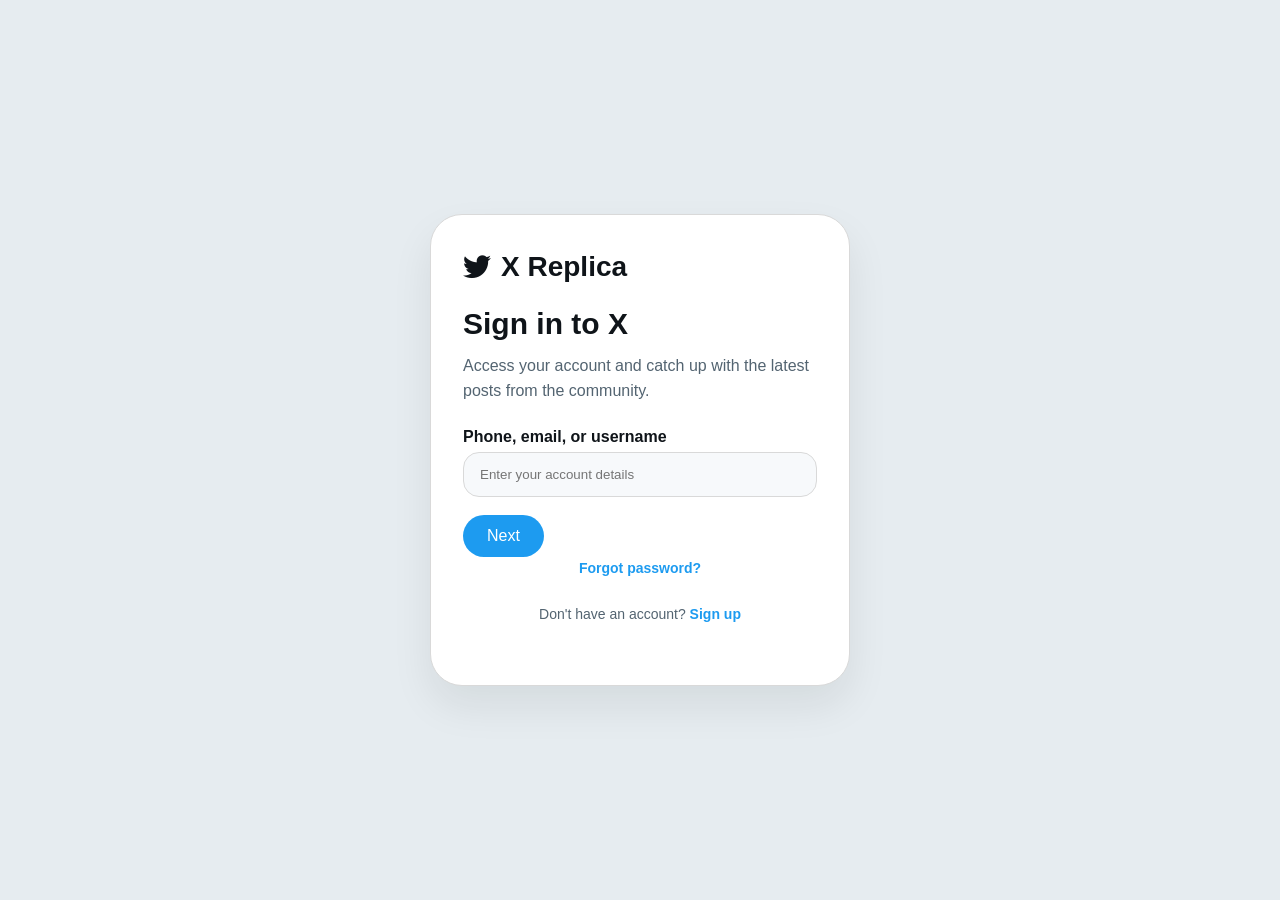
<file: index.html>
<!DOCTYPE html>
<html lang="en">
<head>
    <meta charset="UTF-8">
    <meta http-equiv="refresh" content="0; url=xtwitter.html">
    <meta name="viewport" content="width=device-width, initial-scale=1.0">
    <title>Redirecting to X Replica</title>
</head>
<body>
    <p>Redirecting to <a href="xtwitter.html">X Replica login</a>…</p>
</body>
</html>
</file>
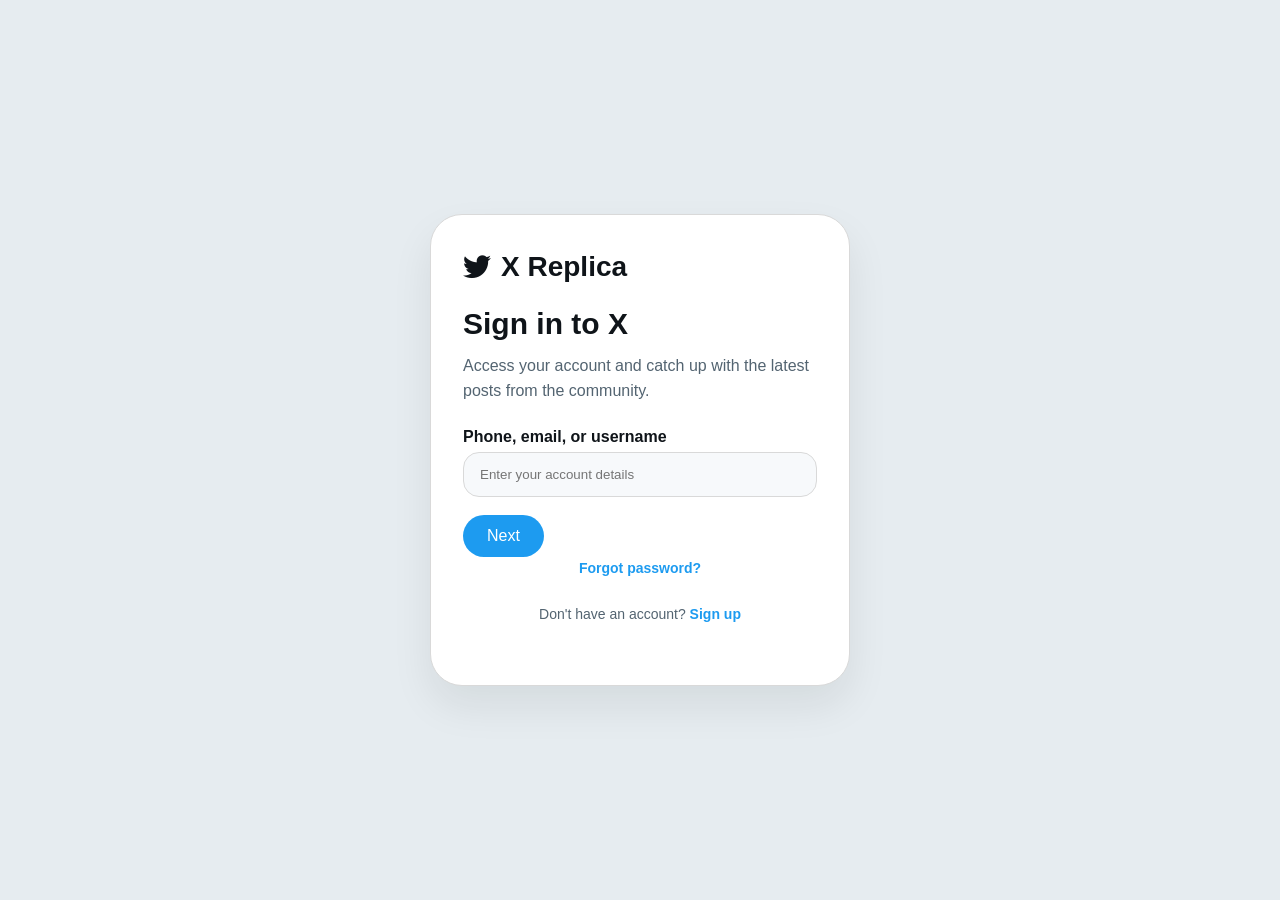
<file: explore.html>
<!DOCTYPE html>
<html lang="en">
<head>
    <meta charset="UTF-8">
    <meta name="viewport" content="width=device-width, initial-scale=1.0">
    <title>Explore - X Replica</title>
    <link rel="stylesheet" href="https://cdnjs.cloudflare.com/ajax/libs/font-awesome/6.5.1/css/all.min.css">
    <link rel="stylesheet" href="twitter.css">
    <script src="app.js" defer></script>
</head>
<body data-page="explore">
    <div class="page-shell">
        <aside class="sidebar">
            <a class="brand" href="welcome.html">
                <i class="fab fa-twitter"></i>
                X Replica
            </a>
            <ul class="sidebar-nav">
                <li><a data-page="home" href="welcome.html"><i class="fas fa-home"></i> Home</a></li>
                <li><a data-page="explore" href="explore.html"><i class="fas fa-hashtag"></i> Explore</a></li>
                <li><a data-page="notifications" href="notifications.html"><i class="fas fa-bell"></i> Notifications</a></li>
                <li><a data-page="messages" href="messages.html"><i class="fas fa-envelope"></i> Messages</a></li>
                <li><a data-page="search" href="search.html"><i class="fas fa-search"></i> Search</a></li>
                <li><a data-page="profile" href="profile.html"><i class="fas fa-user"></i> Profile</a></li>
                <li><a data-page="settings" href="settings.html"><i class="fas fa-cog"></i> Settings</a></li>
            </ul>
        </aside>

        <main class="main">
            <section class="topbar">
                <h1>Explore</h1>
                <div class="search-box">
                    <i class="fas fa-search"></i>
                    <input type="search" placeholder="Search X">
                </div>
            </section>

            <section class="card">
                <h2 class="section-title">Trending now</h2>
                <article class="topic-card">
                    <div>
                        <strong>#GlobalLaunch</strong>
                        <p>World-wide discussions about the latest product drop.</p>
                    </div>
                    <span>12.4K Tweets</span>
                </article>
                <article class="topic-card">
                    <div>
                        <strong>#SpringEvents</strong>
                        <p>See what people are talking about this season.</p>
                    </div>
                    <span>8.9K Tweets</span>
                </article>
                <article class="topic-card">
                    <div>
                        <strong>#GoodMorning</strong>
                        <p>Morning updates from around the world.</p>
                    </div>
                    <span>6.2K Tweets</span>
                </article>
                <article class="topic-card">
                    <div>
                        <strong>#TechReviews</strong>
                        <p>Latest opinions on the newest gadgets.</p>
                    </div>
                    <span>4.8K Tweets</span>
                </article>
            </section>

            <section class="card">
                <h2 class="section-title">For you</h2>
                <article class="explore-card">
                    <p>Follow conversations around trending business ideas and creator updates from experts.</p>
                </article>
                <article class="explore-card">
                    <p>Discover breaking news and community posts in one place.</p>
                </article>
            </section>
        </main>

        <aside class="right-panel">
            <div class="section">
                <h2>Who to follow</h2>
                <article class="suggestion-card">
                    <div>
                        <strong>Jane Doe</strong>
                        <p>@janedoe</p>
                    </div>
                    <button>Follow</button>
                </article>
                <article class="suggestion-card">
                    <div>
                        <strong>Web Studio</strong>
                        <p>@webstudio</p>
                    </div>
                    <button>Follow</button>
                </article>
            </div>
            <div class="section">
                <h2>Latest topics</h2>
                <article class="topic-card">
                    <div>
                        <strong>#StartupTips</strong>
                    </div>
                    <span>14.5K</span>
                </article>
                <article class="topic-card">
                    <div>
                        <strong>#DesignTrend</strong>
                    </div>
                    <span>7.2K</span>
                </article>
            </div>
        </aside>
    </div>
</body>
</html>
</file>
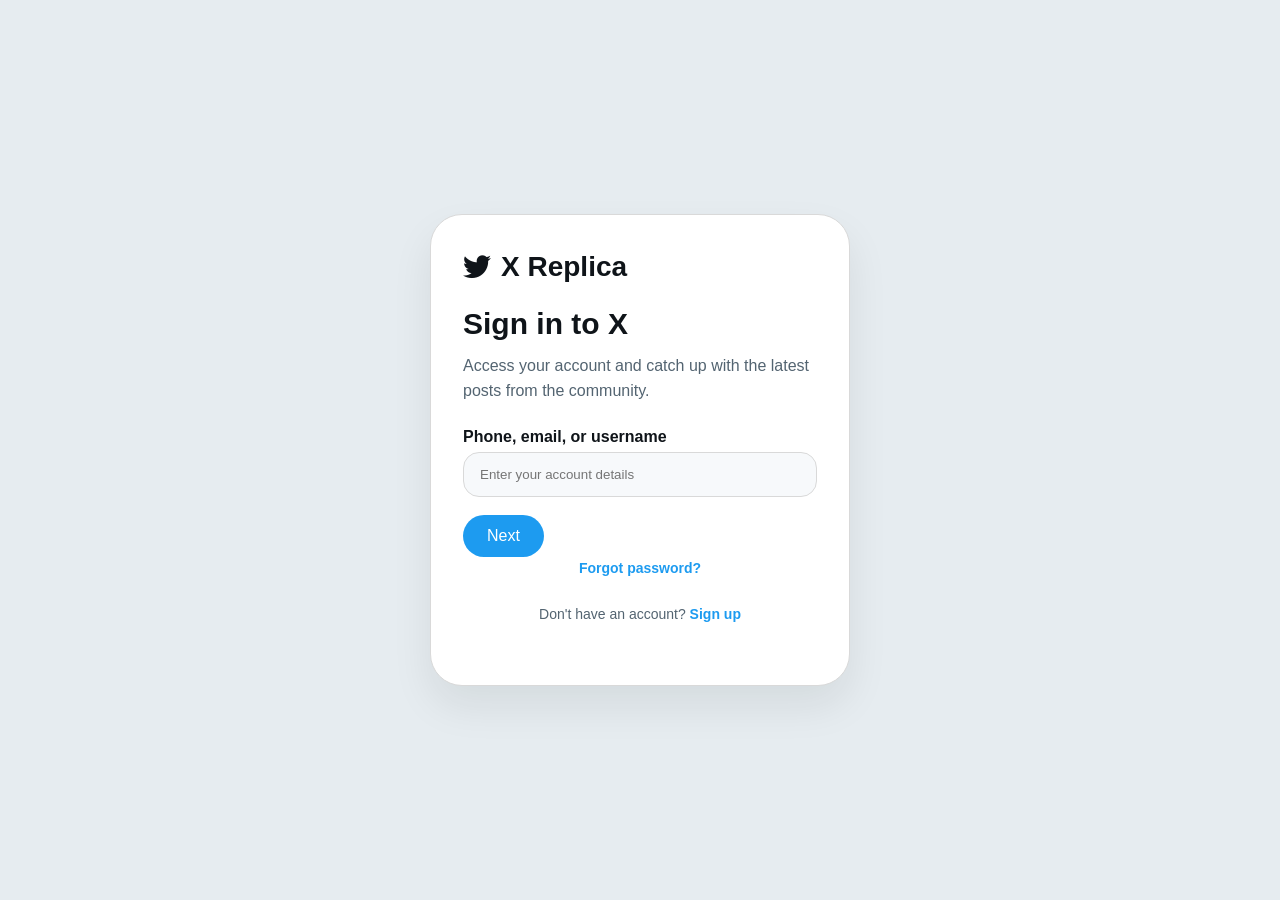
<file: follow-requests.html>
<!DOCTYPE html>
<html lang="en">
<head>
    <meta charset="UTF-8">
    <meta name="viewport" content="width=device-width, initial-scale=1.0">
    <title>Follow Requests - X Replica</title>
    <link rel="stylesheet" href="https://cdnjs.cloudflare.com/ajax/libs/font-awesome/6.5.1/css/all.min.css">
    <link rel="stylesheet" href="twitter.css">
    <script src="app.js" defer></script>
</head>
<body data-page="requests">
    <div class="page-shell">
        <aside class="sidebar">
            <a class="brand" href="welcome.html">
                <i class="fab fa-twitter"></i>
                X Replica
            </a>
            <ul class="sidebar-nav">
                <li><a data-page="home" href="welcome.html"><i class="fas fa-home"></i> Home</a></li>
                <li><a data-page="explore" href="explore.html"><i class="fas fa-hashtag"></i> Explore</a></li>
                <li><a data-page="notifications" href="notifications.html"><i class="fas fa-bell"></i> Notifications</a></li>
                <li><a data-page="messages" href="messages.html"><i class="fas fa-envelope"></i> Messages</a></li>
                <li><a data-page="search" href="search.html"><i class="fas fa-search"></i> Search</a></li>
                <li><a data-page="profile" href="profile.html"><i class="fas fa-user"></i> Profile</a></li>
                <li><a data-page="settings" href="settings.html"><i class="fas fa-cog"></i> Settings</a></li>
            </ul>
        </aside>

        <main class="main">
            <section class="topbar">
                <h1>Follow requests</h1>
            </section>

            <section class="card requests-list">
                <div class="request-item">
                    <div>
                        <strong>Amanda Lee</strong>
                        <p>@amandalee · Wants to follow you</p>
                    </div>
                    <div>
                        <button class="accept-request">Accept</button>
                        <button class="reject request-btn">Reject</button>
                    </div>
                </div>
                <div class="request-item">
                    <div>
                        <strong>Dev News</strong>
                        <p>@devnews · Wants to follow you</p>
                    </div>
                    <div>
                        <button class="accept-request">Accept</button>
                        <button class="reject request-btn">Reject</button>
                    </div>
                </div>
                <div class="request-item">
                    <div>
                        <strong>Sarah K.</strong>
                        <p>@sarahk · Wants to follow you</p>
                    </div>
                    <div>
                        <button class="accept-request">Accept</button>
                        <button class="reject request-btn">Reject</button>
                    </div>
                </div>
            </section>
        </main>

        <aside class="right-panel">
            <div class="section">
                <h2>Profile actions</h2>
                <article class="search-item">
                    <div>
                        <strong>View search</strong>
                        <p>Find people to follow directly from the search page.</p>
                    </div>
                    <a class="primary" href="search.html">Search</a>
                </article>
                <article class="search-item">
                    <div>
                        <strong>Settings</strong>
                        <p>Update account preferences and privacy settings.</p>
                    </div>
                    <a class="primary" href="settings.html">Settings</a>
                </article>
            </div>
        </aside>
    </div>
</body>
</html>
</file>
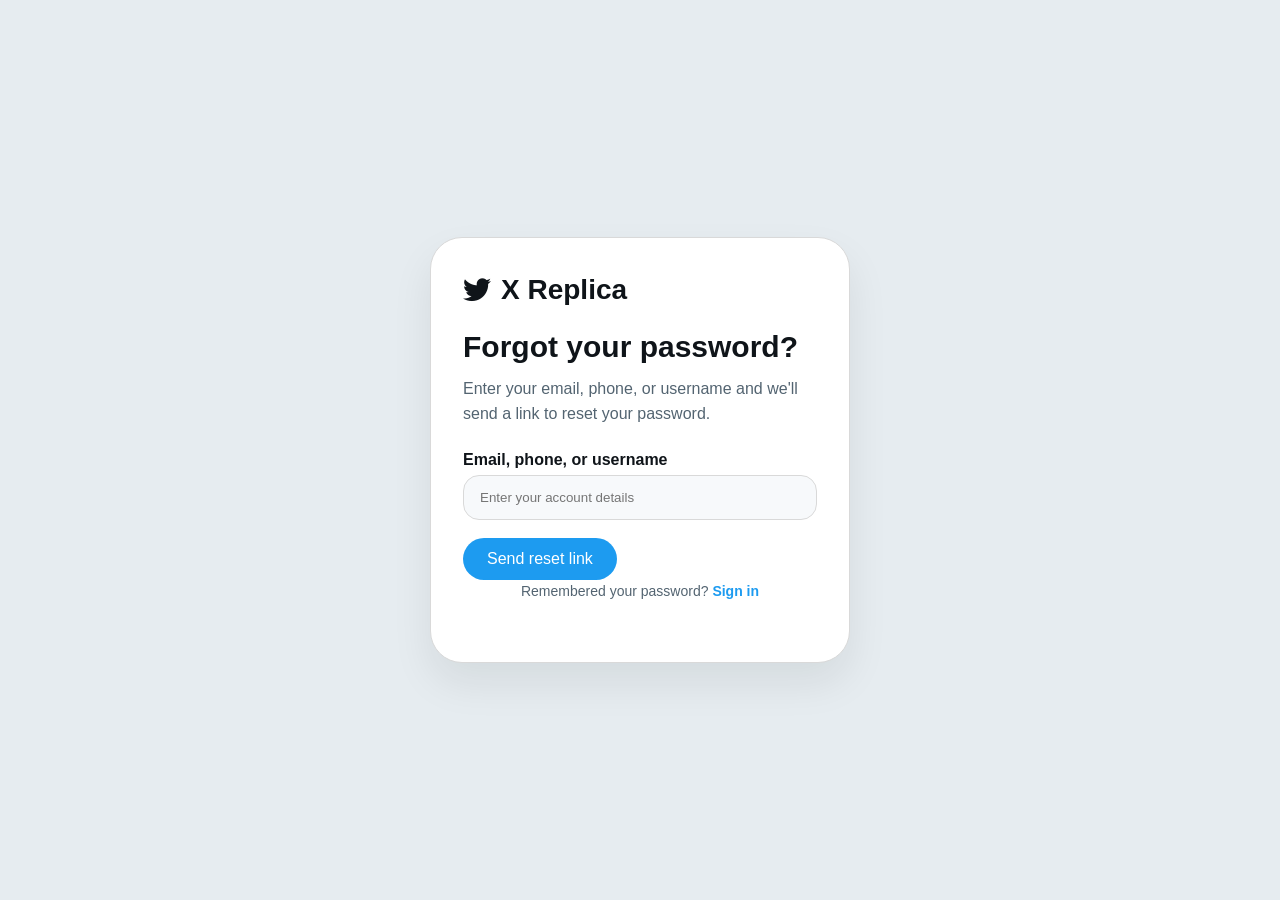
<file: forgot-password.html>
<!DOCTYPE html>
<html lang="en">
<head>
    <meta charset="UTF-8">
    <meta name="viewport" content="width=device-width, initial-scale=1.0">
    <title>Forgot Password - X Replica</title>
    <link rel="stylesheet" href="https://cdnjs.cloudflare.com/ajax/libs/font-awesome/6.5.1/css/all.min.css">
    <link rel="stylesheet" href="twitter.css">
</head>
<body class="auth-page">
    <article class="auth-card">
        <div class="auth-brand">
            <i class="fab fa-twitter"></i>
            X Replica
        </div>
        <h1>Forgot your password?</h1>
        <p>Enter your email, phone, or username and we'll send a link to reset your password.</p>
        <form id="forgot-form" action="password.html" method="post">
            <label for="recovery-input">Email, phone, or username</label>
            <input id="recovery-input" name="recovery" type="text" placeholder="Enter your account details" required>
            <button type="submit">Send reset link</button>
        </form>
        <p class="form-footer">Remembered your password? <a class="form-link" href="xtwitter.html">Sign in</a></p>
    </article>
</body>
</html>
</file>
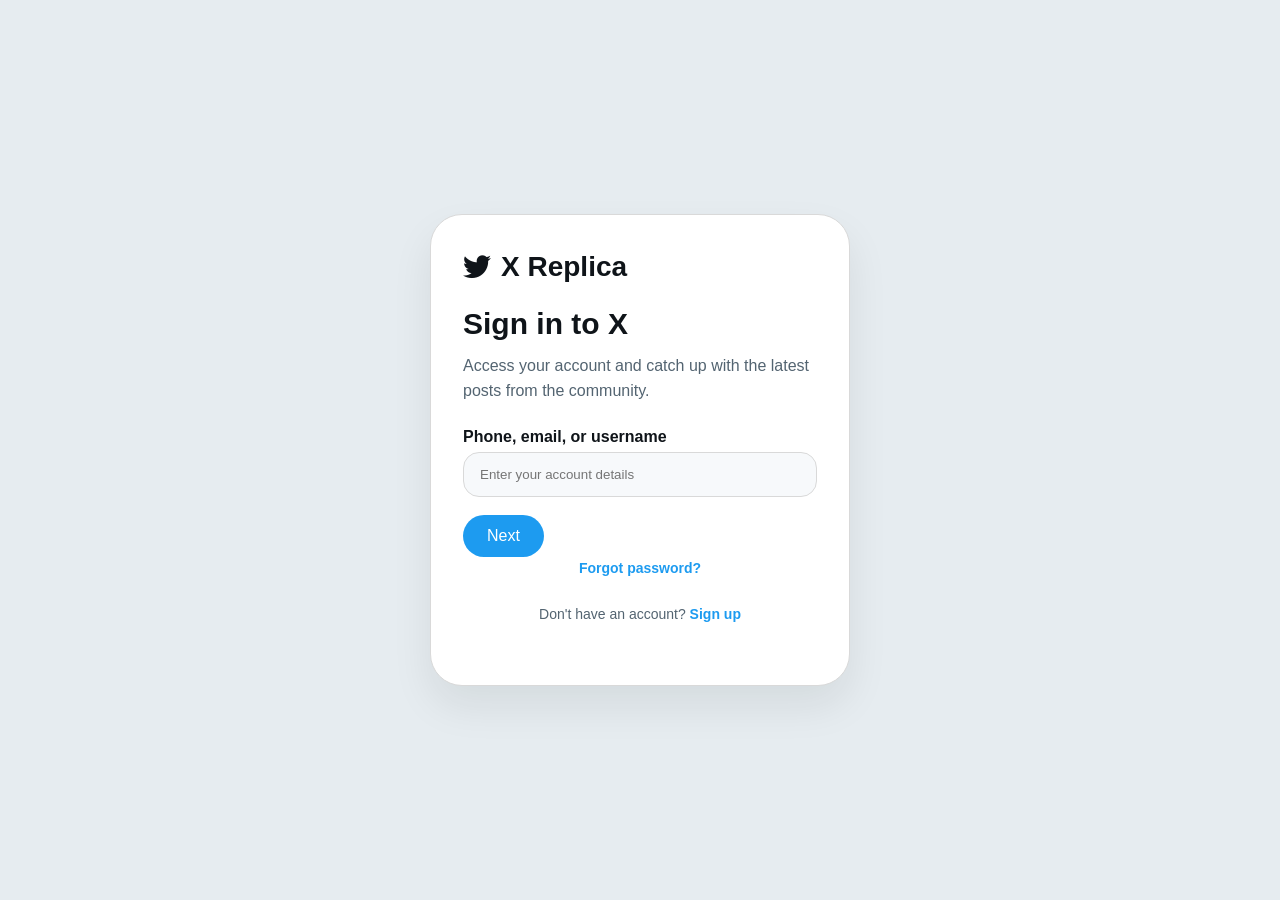
<file: messages.html>
<!DOCTYPE html>
<html lang="en">
<head>
    <meta charset="UTF-8">
    <meta name="viewport" content="width=device-width, initial-scale=1.0">
    <title>Messages - X Replica</title>
    <link rel="stylesheet" href="https://cdnjs.cloudflare.com/ajax/libs/font-awesome/6.5.1/css/all.min.css">
    <link rel="stylesheet" href="twitter.css">
    <script src="app.js" defer></script>
</head>
<body data-page="messages">
    <div class="page-shell">
        <aside class="sidebar">
            <a class="brand" href="welcome.html">
                <i class="fab fa-twitter"></i>
                X Replica
            </a>
            <ul class="sidebar-nav">
                <li><a data-page="home" href="welcome.html"><i class="fas fa-home"></i> Home</a></li>
                <li><a data-page="explore" href="explore.html"><i class="fas fa-hashtag"></i> Explore</a></li>
                <li><a data-page="notifications" href="notifications.html"><i class="fas fa-bell"></i> Notifications</a></li>
                <li><a data-page="messages" href="messages.html"><i class="fas fa-envelope"></i> Messages</a></li>
                <li><a data-page="search" href="search.html"><i class="fas fa-search"></i> Search</a></li>
                <li><a data-page="profile" href="profile.html"><i class="fas fa-user"></i> Profile</a></li>
                <li><a data-page="settings" href="settings.html"><i class="fas fa-cog"></i> Settings</a></li>
            </ul>
        </aside>

        <main class="main">
            <section class="topbar">
                <h1>Messages</h1>
            </section>

            <section class="card">
                <article class="message-card">
                    <div class="item-header">
                        <div class="item-avatar"></div>
                        <div>
                            <strong>Alice</strong>
                            <div class="item-meta">@alice · 2d</div>
                        </div>
                    </div>
                    <p>Hey! Loved your latest thread. Do you want to collaborate on a live event?</p>
                </article>
                <article class="message-card">
                    <div class="item-header">
                        <div class="item-avatar"></div>
                        <div>
                            <strong>Team Updates</strong>
                            <div class="item-meta">@teamupdates · 4d</div>
                        </div>
                    </div>
                    <p>We shared the new roadmap, check your inbox for the latest timeline.</p>
                </article>
                <article class="message-card">
                    <div class="item-header">
                        <div class="item-avatar"></div>
                        <div>
                            <strong>Dev Stories</strong>
                            <div class="item-meta">@devstories · 1w</div>
                        </div>
                    </div>
                    <p>Looking forward to your next design post. Let's sync on community content.</p>
                </article>
            </section>
        </main>

        <aside class="right-panel">
            <div class="section">
                <h2>Suggested accounts</h2>
                <article class="suggestion-card">
                    <div>
                        <strong>Creative Lab</strong>
                        <p>@creativelab</p>
                    </div>
                    <button>Follow</button>
                </article>
                <article class="suggestion-card">
                    <div>
                        <strong>MarketingHQ</strong>
                        <p>@marketinghq</p>
                    </div>
                    <button>Follow</button>
                </article>
            </div>
        </aside>
    </div>
</body>
</html>
</file>
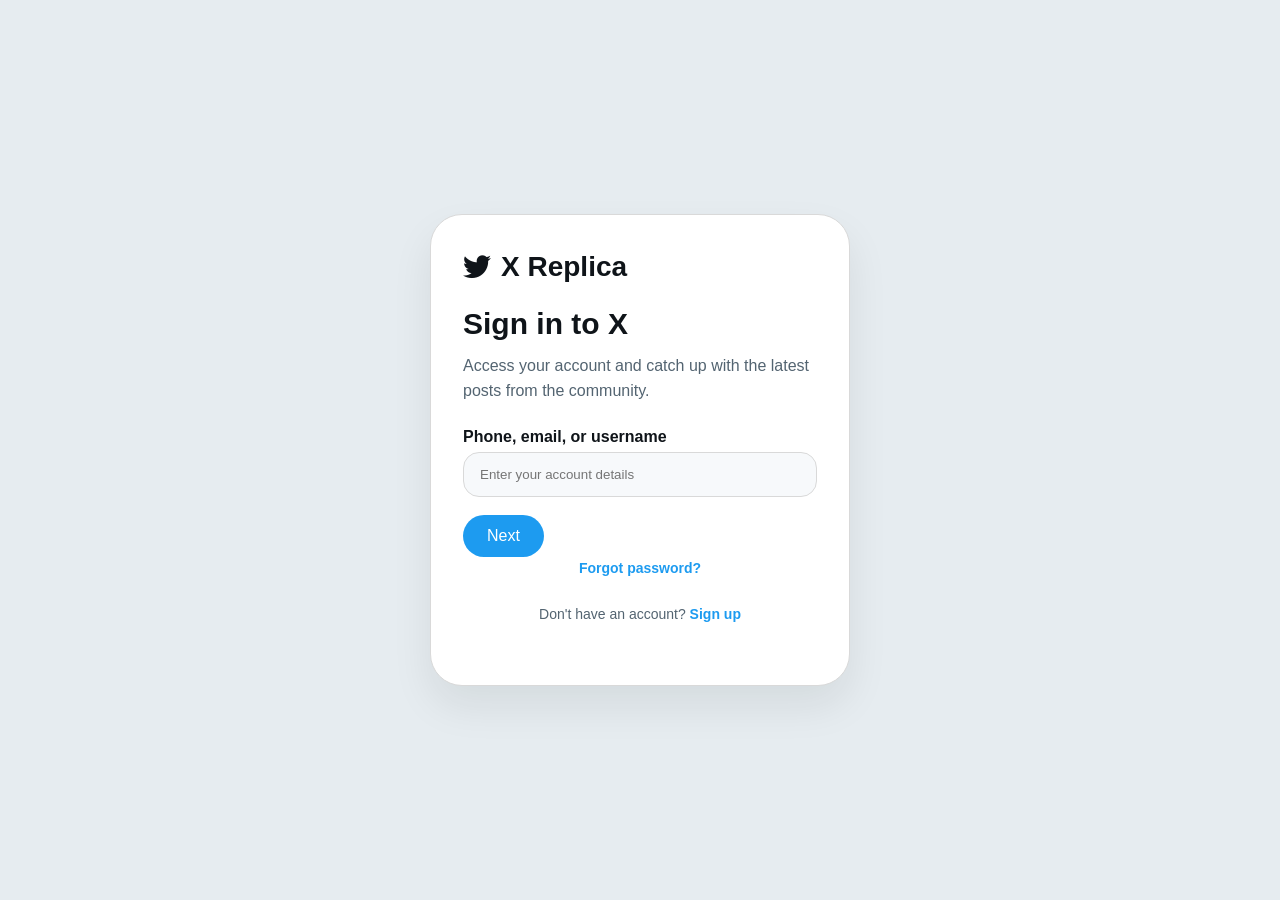
<file: notifications.html>
<!DOCTYPE html>
<html lang="en">
<head>
    <meta charset="UTF-8">
    <meta name="viewport" content="width=device-width, initial-scale=1.0">
    <title>Notifications - X Replica</title>
    <link rel="stylesheet" href="https://cdnjs.cloudflare.com/ajax/libs/font-awesome/6.5.1/css/all.min.css">
    <link rel="stylesheet" href="twitter.css">
    <script src="app.js" defer></script>
</head>
<body data-page="notifications">
    <div class="page-shell">
        <aside class="sidebar">
            <a class="brand" href="welcome.html">
                <i class="fab fa-twitter"></i>
                X Replica
            </a>
            <ul class="sidebar-nav">
                <li><a data-page="home" href="welcome.html"><i class="fas fa-home"></i> Home</a></li>
                <li><a data-page="explore" href="explore.html"><i class="fas fa-hashtag"></i> Explore</a></li>
                <li><a data-page="notifications" href="notifications.html"><i class="fas fa-bell"></i> Notifications</a></li>
                <li><a data-page="messages" href="messages.html"><i class="fas fa-envelope"></i> Messages</a></li>
                <li><a data-page="search" href="search.html"><i class="fas fa-search"></i> Search</a></li>
                <li><a data-page="profile" href="profile.html"><i class="fas fa-user"></i> Profile</a></li>
                <li><a data-page="settings" href="settings.html"><i class="fas fa-cog"></i> Settings</a></li>
            </ul>
        </aside>

        <main class="main">
            <section class="topbar">
                <h1>Notifications</h1>
            </section>

            <section class="card">
                <article class="notification-card">
                    <div class="item-header">
                        <div class="item-avatar"></div>
                        <div>
                            <strong>Team Launch</strong>
                            <div class="item-meta">Mentioned you in a tweet · 1h</div>
                        </div>
                    </div>
                    <p>Join the discussion on the new product release and share your feedback.</p>
                </article>
                <article class="notification-card">
                    <div class="item-header">
                        <div class="item-avatar"></div>
                        <div>
                            <strong>Design Weekly</strong>
                            <div class="item-meta">Liked your tweet · 3h</div>
                        </div>
                    </div>
                    <p>People loved your latest design concept. Keep sharing more ideas!</p>
                </article>
                <article class="notification-card">
                    <div class="item-header">
                        <div class="item-avatar"></div>
                        <div>
                            <strong>Product News</strong>
                            <div class="item-meta">Retweeted your post · 5h</div>
                        </div>
                    </div>
                    <p>Your product preview is gaining momentum. More people are joining the conversation.</p>
                </article>
            </section>
        </main>

        <aside class="right-panel">
            <div class="section">
                <h2>Trending</h2>
                <article class="topic-card">
                    <div>
                        <strong>#DesignLaunch</strong>
                    </div>
                    <span>20.1K Tweets</span>
                </article>
                <article class="topic-card">
                    <div>
                        <strong>#CommunityTalk</strong>
                    </div>
                    <span>15.6K Tweets</span>
                </article>
            </div>
        </aside>
    </div>
</body>
</html>
</file>
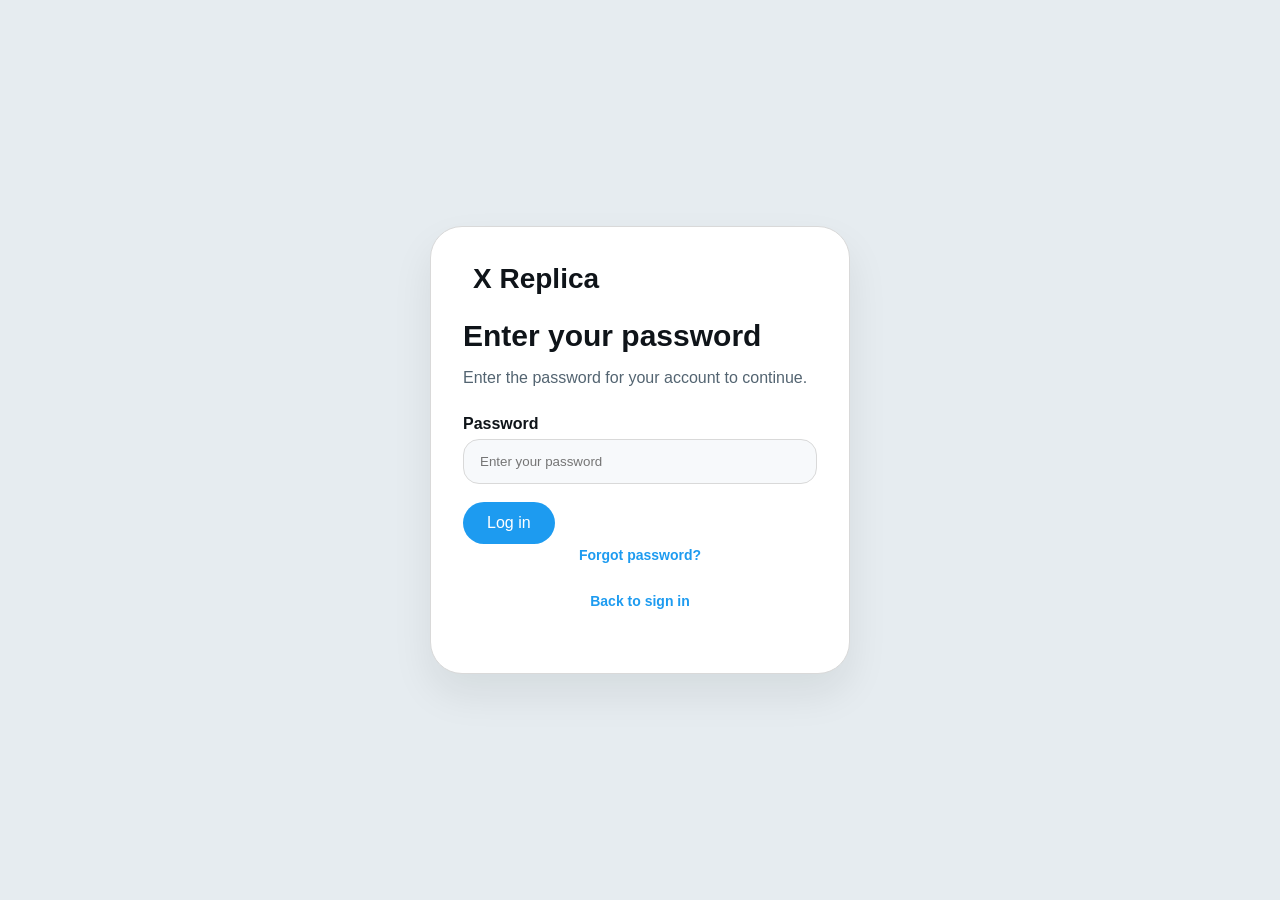
<file: password.html>
<!DOCTYPE html>
<html lang="en">
<head>
    <meta charset="UTF-8">
    <meta name="viewport" content="width=device-width, initial-scale=1.0">
    <title>Enter your password - X Replica</title>
    <link rel="stylesheet" href="twitter.css">
</head>
<body class="auth-page">
    <article class="auth-card">
        <div class="auth-brand">
            <i class="fab fa-twitter"></i>
            X Replica
        </div>
        <h1>Enter your password</h1>
        <p>Enter the password for your account to continue.</p>
        <form id="password-form" onsubmit="event.preventDefault(); handleLogin();">
            <label for="password">Password</label>
            <input type="password" id="password" name="password" placeholder="Enter your password" required>
            <button type="submit">Log in</button>
        </form>
        <p class="form-footer"><a class="form-link" href="forgot-password.html">Forgot password?</a></p>
        <p class="form-footer"><a class="form-link" href="xtwitter.html">Back to sign in</a></p>
    </article>
    <script>
        function handleLogin() {
            const password = document.getElementById('password').value;
            if (!password) return;
            // For simplicity, just set logged in
            localStorage.setItem('isLoggedIn', 'true');
            const loginInput = localStorage.getItem('loginInput');
            if (loginInput) {
                localStorage.setItem('currentUser', loginInput);
            }
            window.location.href = 'explore.html';
        }
    </script>
</body>
</html>
</file>
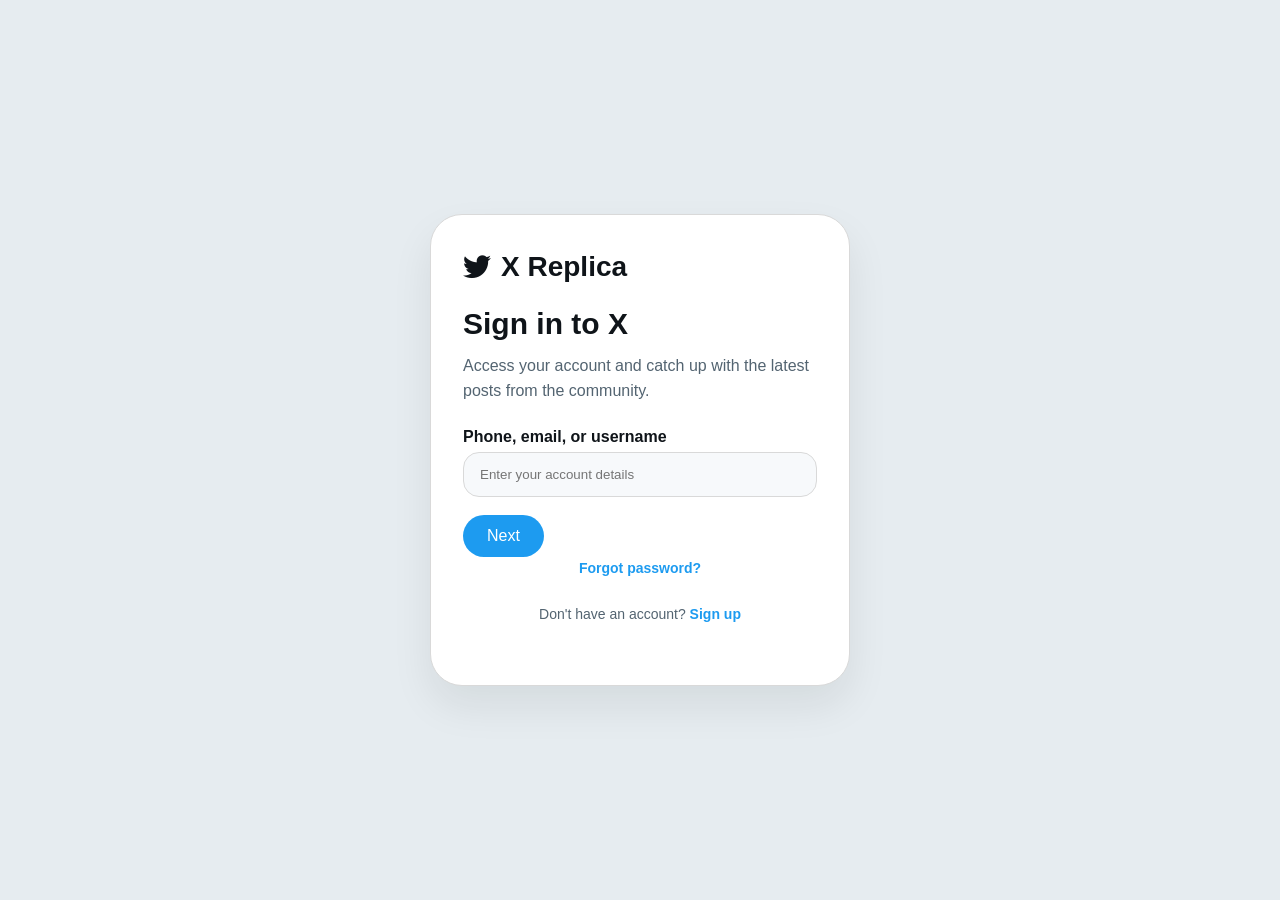
<file: profile.html>
﻿<!DOCTYPE html>
<html lang="en">
<head>
    <meta charset="UTF-8">
    <meta name="viewport" content="width=device-width, initial-scale=1.0">
    <title>Profile - X Replica</title>
    <link rel="stylesheet" href="https://cdnjs.cloudflare.com/ajax/libs/font-awesome/6.5.1/css/all.min.css">
    <link rel="stylesheet" href="twitter.css">
    <script src="app.js" defer></script>
</head>
<body data-page="profile">
    <div class="page-shell">
        <aside class="sidebar">
            <a class="brand" href="welcome.html">
                <i class="fab fa-twitter"></i>
                X Replica
            </a>
            <ul class="sidebar-nav">
                <li><a data-page="home" href="welcome.html"><i class="fas fa-home"></i> Home</a></li>
                <li><a data-page="explore" href="explore.html"><i class="fas fa-hashtag"></i> Explore</a></li>
                <li><a data-page="notifications" href="notifications.html"><i class="fas fa-bell"></i> Notifications</a></li>
                <li><a data-page="messages" href="messages.html"><i class="fas fa-envelope"></i> Messages</a></li>
                <li><a data-page="search" href="search.html"><i class="fas fa-search"></i> Search</a></li>
                <li><a data-page="profile" href="profile.html"><i class="fas fa-user"></i> Profile</a></li>
                <li><a data-page="settings" href="settings.html"><i class="fas fa-cog"></i> Settings</a></li>
            </ul>
        </aside>

        <main class="main">
            <section class="topbar">
                <h1>Profile</h1>
                <div class="page-actions">
                    <button id="edit-profile-btn" class="primary"><i class="fas fa-edit"></i> Edit profile</button>
                    <a href="follow-requests.html"><i class="fas fa-user-friends"></i> Follow requests</a>
                </div>
            </section>

            <section class="card profile-card">
                <div class="profile-banner" id="profile-banner"></div>
                <div class="profile-header">
                    <div class="profile-avatar" id="profile-avatar"></div>
                    <div>
                        <strong id="profile-name">John Doe</strong>
                        <p id="profile-handle">@johndoe</p>
                        <p id="profile-bio">Designer, creator and community builder sharing product updates and daily inspiration.</p>
                    </div>
                </div>
                <div class="profile-summary">
                    <div>
                        <span>Following</span>
                        <strong>128</strong>
                    </div>
                    <div>
                        <span>Followers</span>
                        <strong>24.8K</strong>
                    </div>
                    <div>
                        <span>Interests</span>
                        <strong id="interest-count">5</strong>
                    </div>
                </div>
                <div class="profile-meta" id="profile-interests">
                    <span class="profile-chip">Design</span>
                    <span class="profile-chip">Product</span>
                    <span class="profile-chip">Remote work</span>
                    <span class="profile-chip">Community</span>
                    <span class="profile-chip">Events</span>
                </div>
            </section>

            <section class="card profile-section">
                <div class="blog-card">
                    <h3>Blog posts</h3>
                    <p>Published insights, creative process notes, and community updates shared from your profile.</p>
                    <article class="blog-card" style="margin-top: 16px;">
                        <h3>How to build consistent product UI</h3>
                        <p>Creating components that work across teams starts with clear design tokens and patterns.</p>
                    </article>
                    <article class="blog-card" style="margin-top: 16px;">
                        <h3>Remote collaboration best practices</h3>
                        <p>Use asynchronous updates, shared docs, and small daily check-ins to keep momentum high.</p>
                    </article>
                </div>
                <div class="image-post">
                    <h3>Featured media</h3>
                    <p>Posts with images and visual storytelling that bring your work to life.</p>
                    <img src="https://via.placeholder.com/760x420?text=Featured+Image" alt="Featured post">
                </div>
            </section>
        </main>

        <aside class="right-panel">
            <div class="section">
                <h2>Profile quick links</h2>
                <div class="search-item">
                    <div>
                        <strong>People search</strong>
                        <p>Find new profiles and follow people with shared interests.</p>
                    </div>
                    <a class="primary" href="search.html">Search</a>
                </div>
                <div class="search-item">
                    <div>
                        <strong>Account settings</strong>
                        <p>Update security, notifications, and privacy preferences.</p>
                    </div>
                    <a class="primary" href="settings.html">Settings</a>
                </div>
            </div>
        </aside>
    </div>

    <div class="modal-overlay" id="profile-edit-modal">
        <div class="modal-card">
            <button class="close-modal" id="close-profile-modal"><i class="fas fa-times"></i></button>
            <h2>Edit profile</h2>
            <div class="modal-body">
                <div class="form-row">
                    <label for="profile-name-input">Name</label>
                    <input type="text" id="profile-name-input" value="John Doe">
                </div>
                <div class="form-row">
                    <label for="profile-handle-input">Handle</label>
                    <input type="text" id="profile-handle-input" value="@johndoe">
                </div>
                <div class="form-row">
                    <label for="profile-bio-input">Bio</label>
                    <textarea id="profile-bio-input">Designer, creator and community builder sharing product updates and daily inspiration.</textarea>
                </div>
                <div class="form-row">
                    <label for="profile-interests-input">Interests (comma separated)</label>
                    <input type="text" id="profile-interests-input" value="Design, Product, Remote work, Community, Events">
                </div>
                <div class="form-row upload-preview">
                    <div>
                        <label for="profile-avatar-input">Profile image</label>
                        <input type="file" id="profile-avatar-input" accept="image/*">
                        <img id="profile-avatar-preview" src="https://via.placeholder.com/96?text=Avatar" alt="Avatar preview">
                    </div>
                    <div>
                        <label for="profile-cover-input">Cover image</label>
                        <input type="file" id="profile-cover-input" accept="image/*">
                        <img id="profile-cover-preview" src="https://via.placeholder.com/400x140?text=Cover+preview" alt="Cover preview">
                    </div>
                </div>
            </div>
            <div class="modal-actions">
                <button id="cancel-profile-btn">Cancel</button>
                <button id="save-profile-btn" class="primary">Save changes</button>
            </div>
        </div>
    </div>
</body>
</html>
</file>
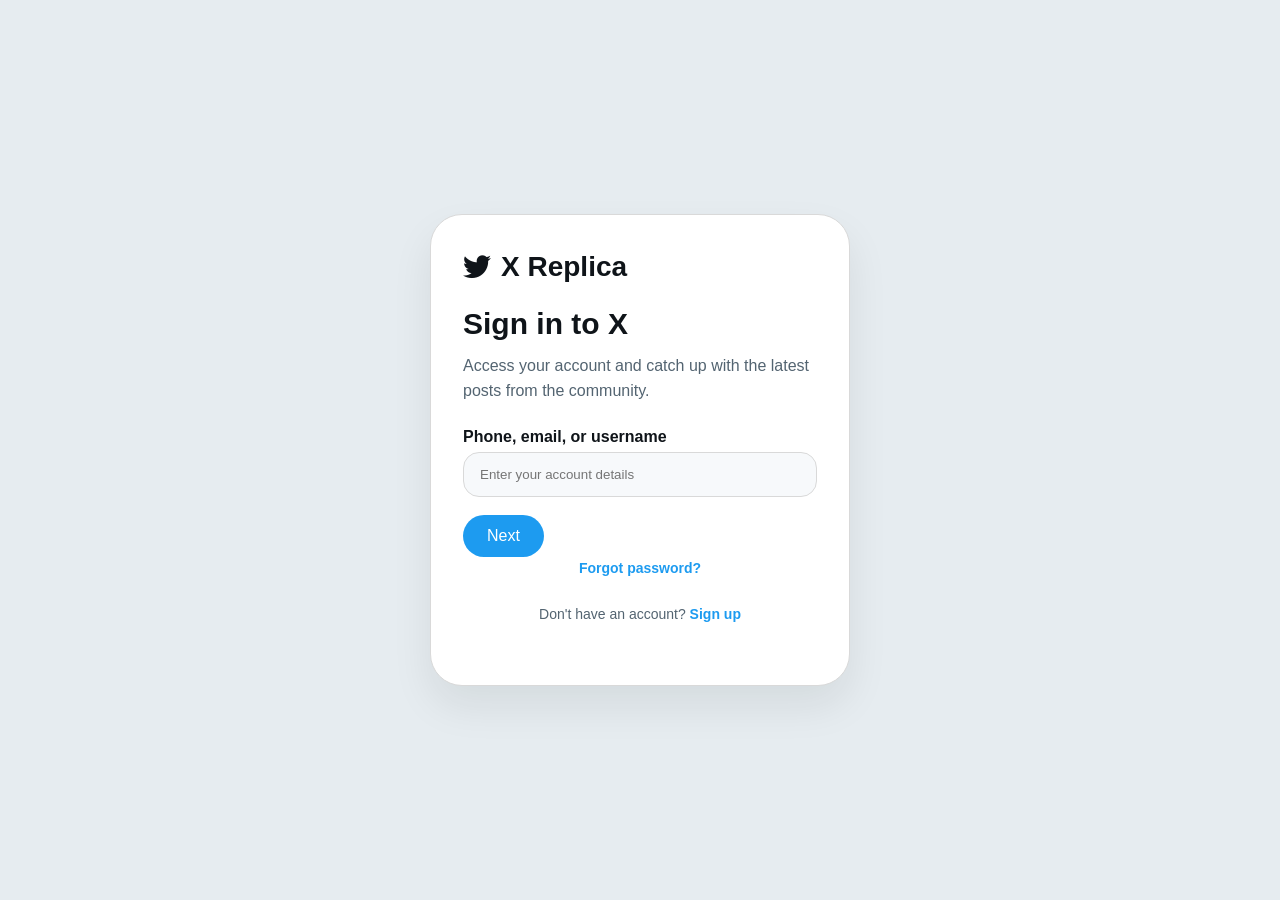
<file: search.html>
<!DOCTYPE html>
<html lang="en">
<head>
    <meta charset="UTF-8">
    <meta name="viewport" content="width=device-width, initial-scale=1.0">
    <title>Search - X Replica</title>
    <link rel="stylesheet" href="https://cdnjs.cloudflare.com/ajax/libs/font-awesome/6.5.1/css/all.min.css">
    <link rel="stylesheet" href="twitter.css">
    <script src="app.js" defer></script>
</head>
<body data-page="search">
    <div class="page-shell">
        <aside class="sidebar">
            <a class="brand" href="welcome.html">
                <i class="fab fa-twitter"></i>
                X Replica
            </a>
            <ul class="sidebar-nav">
                <li><a data-page="home" href="welcome.html"><i class="fas fa-home"></i> Home</a></li>
                <li><a data-page="explore" href="explore.html"><i class="fas fa-hashtag"></i> Explore</a></li>
                <li><a data-page="notifications" href="notifications.html"><i class="fas fa-bell"></i> Notifications</a></li>
                <li><a data-page="messages" href="messages.html"><i class="fas fa-envelope"></i> Messages</a></li>
                <li><a data-page="search" href="search.html"><i class="fas fa-search"></i> Search</a></li>
                <li><a data-page="profile" href="profile.html"><i class="fas fa-user"></i> Profile</a></li>
                <li><a data-page="settings" href="settings.html"><i class="fas fa-cog"></i> Settings</a></li>
            </ul>
        </aside>

        <main class="main">
            <section class="topbar">
                <h1>People search</h1>
            </section>

            <section class="card">
                <input id="people-search" class="search-input" type="search" placeholder="Search people, interests, or topics">
                <div class="search-results" id="search-results">
                    <div class="search-item">
                        <div>
                            <strong>Olivia Smith</strong>
                            <p>@oliviasmith · Product storyteller</p>
                        </div>
                        <button class="follow-btn">Follow</button>
                    </div>
                    <div class="search-item">
                        <div>
                            <strong>Mike Chen</strong>
                            <p>@mikechen · UX researcher</p>
                        </div>
                        <button class="follow-btn">Follow</button>
                    </div>
                    <div class="search-item">
                        <div>
                            <strong>Design Squad</strong>
                            <p>@designsquad · Creative team</p>
                        </div>
                        <button class="follow-btn">Follow</button>
                    </div>
                    <div class="search-item">
                        <div>
                            <strong>Angela Ross</strong>
                            <p>@angelaross · Community builder</p>
                        </div>
                        <button class="follow-btn">Follow</button>
                    </div>
                </div>
            </section>
        </main>

        <aside class="right-panel">
            <div class="section">
                <h2>Suggested searches</h2>
                <article class="topic-card">
                    <div>
                        <strong>#ProductDesign</strong>
                    </div>
                    <span>9.8K</span>
                </article>
                <article class="topic-card">
                    <div>
                        <strong>#UXResearch</strong>
                    </div>
                    <span>5.2K</span>
                </article>
            </div>
        </aside>
    </div>
</body>
</html>
</file>
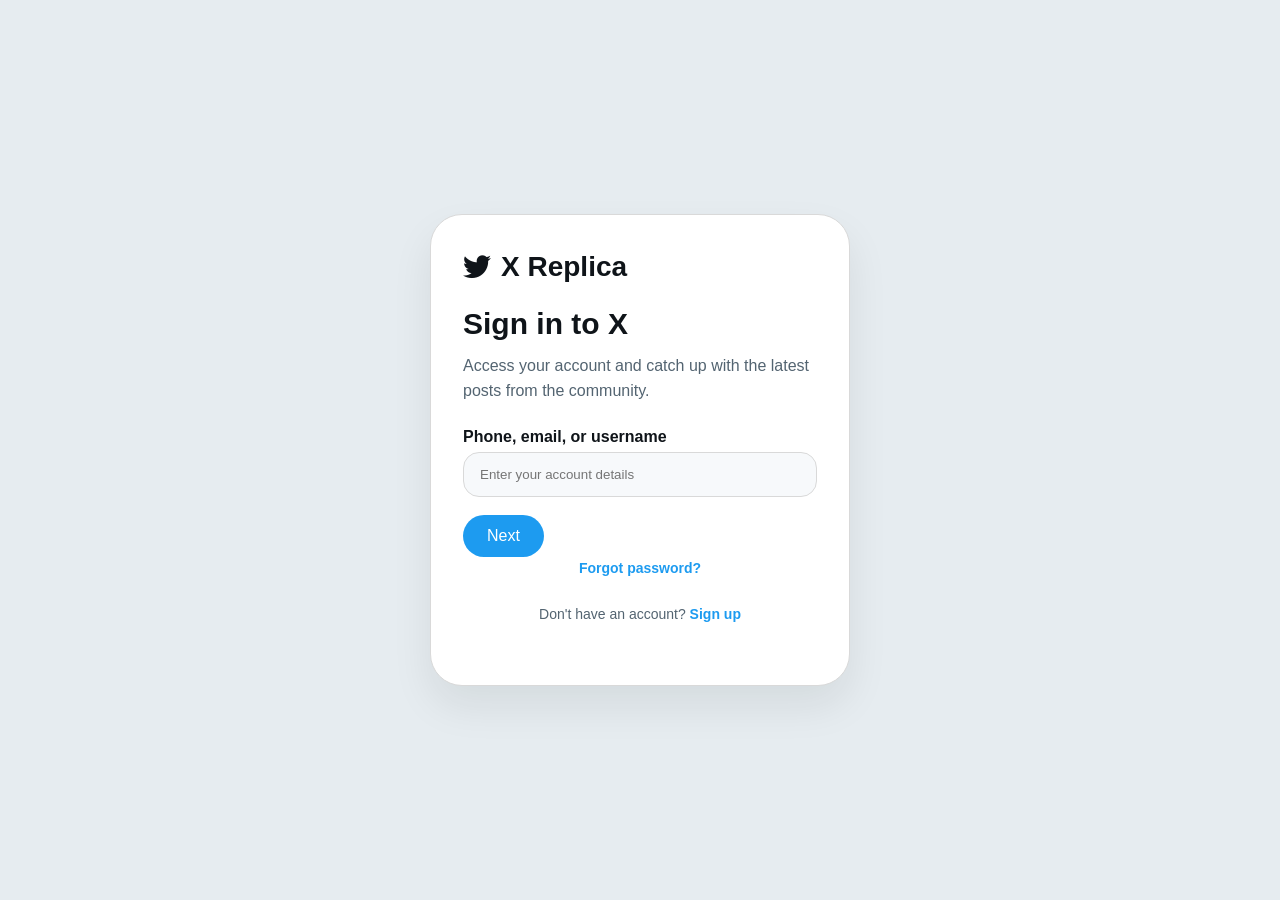
<file: settings.html>
<!DOCTYPE html>
<html lang="en">
<head>
    <meta charset="UTF-8">
    <meta name="viewport" content="width=device-width, initial-scale=1.0">
    <title>Settings - X Replica</title>
    <link rel="stylesheet" href="https://cdnjs.cloudflare.com/ajax/libs/font-awesome/6.5.1/css/all.min.css">
    <link rel="stylesheet" href="twitter.css">
    <script src="app.js" defer></script>
</head>
<body data-page="settings">
    <div class="page-shell">
        <aside class="sidebar">
            <a class="brand" href="welcome.html">
                <i class="fab fa-twitter"></i>
                X Replica
            </a>
            <ul class="sidebar-nav">
                <li><a data-page="home" href="welcome.html"><i class="fas fa-home"></i> Home</a></li>
                <li><a data-page="explore" href="explore.html"><i class="fas fa-hashtag"></i> Explore</a></li>
                <li><a data-page="notifications" href="notifications.html"><i class="fas fa-bell"></i> Notifications</a></li>
                <li><a data-page="messages" href="messages.html"><i class="fas fa-envelope"></i> Messages</a></li>
                <li><a data-page="search" href="search.html"><i class="fas fa-search"></i> Search</a></li>
                <li><a data-page="profile" href="profile.html"><i class="fas fa-user"></i> Profile</a></li>
                <li><a data-page="settings" href="settings.html"><i class="fas fa-cog"></i> Settings</a></li>
            </ul>
        </aside>

        <main class="main">
            <section class="topbar">
                <h1>Account settings</h1>
            </section>

            <section class="card settings-list">
                <div class="settings-item">
                    <div>
                        <label>Notifications</label>
                        <p>Receive updates from people you follow and trending topics.</p>
                    </div>
                    <label class="switch">
                        <input type="checkbox" checked>
                        <span class="slider"></span>
                    </label>
                </div>
                <div class="settings-item">
                    <div>
                        <label>Private account</label>
                        <p>Only approved followers can see your posts.</p>
                    </div>
                    <label class="switch">
                        <input type="checkbox">
                        <span class="slider"></span>
                    </label>
                </div>
                <div class="settings-item">
                    <div>
                        <label>Search visibility</label>
                        <p>Allow your profile to appear in public search results.</p>
                    </div>
                    <label class="switch">
                        <input type="checkbox" checked>
                        <span class="slider"></span>
                    </label>
                </div>
                <div class="settings-item">
                    <div>
                        <label>Dark mode</label>
                        <p>Switch to a darker theme for low-light browsing.</p>
                    </div>
                    <label class="switch">
                        <input type="checkbox">
                        <span class="slider"></span>
                    </label>
                </div>
            </section>
        </main>

        <aside class="right-panel">
            <div class="section">
                <h2>Security</h2>
                <article class="search-item">
                    <div>
                        <strong>Change password</strong>
                        <p>Update your login password and recovery options.</p>
                    </div>
                    <a class="primary" href="password.html">Go</a>
                </article>
                <article class="search-item">
                    <div>
                        <strong>Privacy policy</strong>
                        <p>Review how your personal data is handled on the platform.</p>
                    </div>
                    <a class="primary" href="settings.html">Read</a>
                </article>
            </div>
        </aside>
    </div>
</body>
</html>
</file>
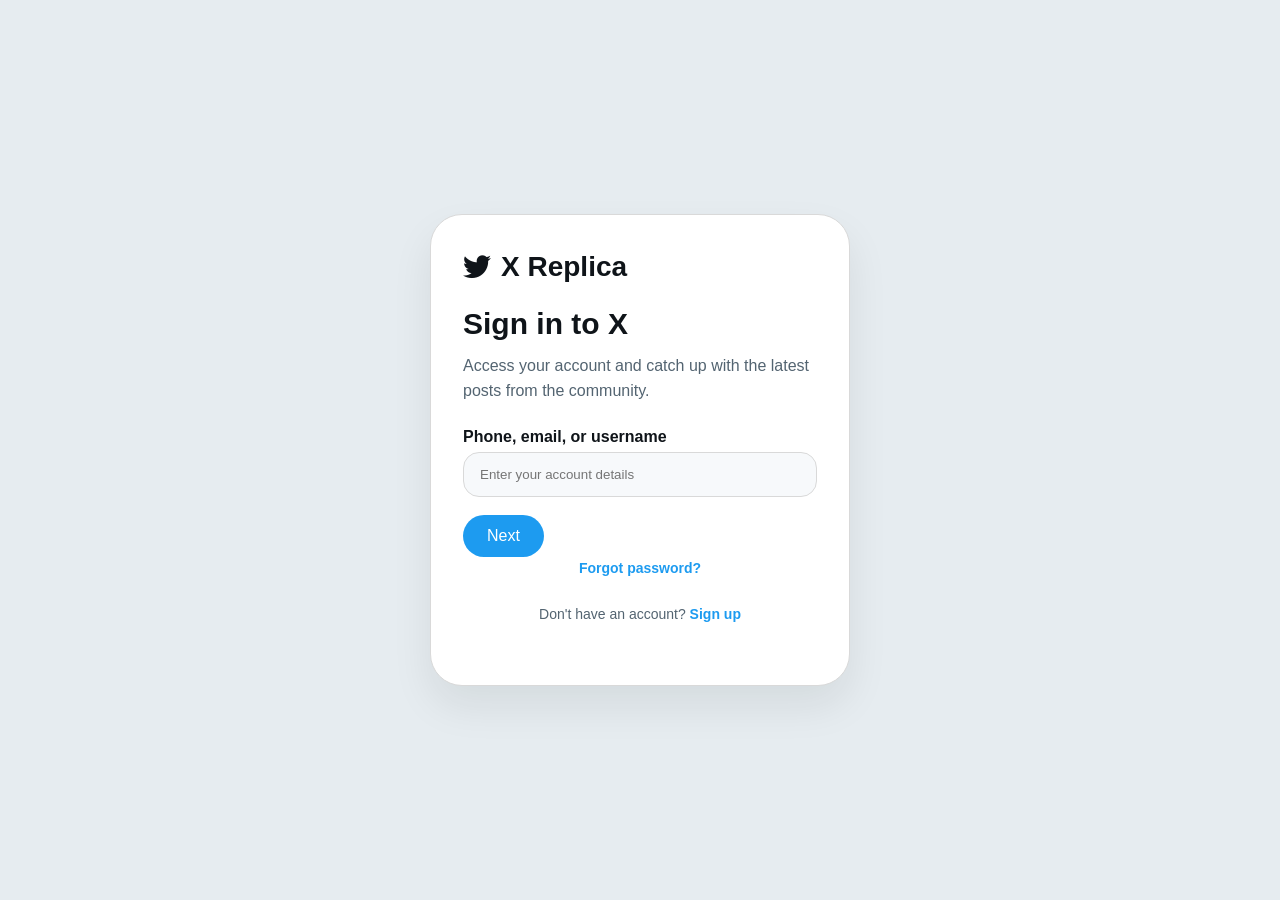
<file: welcome.html>
<!DOCTYPE html>
<html lang="en">
<head>
    <meta charset="UTF-8">
    <meta name="viewport" content="width=device-width, initial-scale=1.0">
    <title>Home - X Replica</title>
    <link rel="stylesheet" href="https://cdnjs.cloudflare.com/ajax/libs/font-awesome/6.5.1/css/all.min.css">
    <link rel="stylesheet" href="twitter.css">
    <script src="app.js" defer></script>
</head>
<body data-page="home">
    <div class="page-shell">
        <aside class="sidebar">
            <a class="brand" href="welcome.html">
                <i class="fab fa-twitter"></i>
                X Replica
            </a>
            <ul class="sidebar-nav">
                <li><a data-page="home" href="welcome.html"><i class="fas fa-home"></i> Home</a></li>
                <li><a data-page="explore" href="explore.html"><i class="fas fa-hashtag"></i> Explore</a></li>
                <li><a data-page="notifications" href="notifications.html"><i class="fas fa-bell"></i> Notifications</a></li>
                <li><a data-page="messages" href="messages.html"><i class="fas fa-envelope"></i> Messages</a></li>
                <li><a data-page="search" href="search.html"><i class="fas fa-search"></i> Search</a></li>
                <li><a data-page="profile" href="profile.html"><i class="fas fa-user"></i> Profile</a></li>
                <li><a data-page="settings" href="settings.html"><i class="fas fa-cog"></i> Settings</a></li>
            </ul>
        </aside>

        <main class="main">
            <section class="topbar">
                <h1>Home</h1>
                <div class="search-box">
                    <i class="fas fa-search"></i>
                    <input type="search" placeholder="Search X">
                </div>
            </section>

            <section class="card tweet-compose">
                <h2 class="section-title">What's happening?</h2>
                <form id="tweet-form">
                    <textarea id="tweet-text" placeholder="Share your thoughts..."></textarea>
                    <input type="file" id="tweet-image" accept="image/*" style="border:none; background:#f7f9fb; padding:12px 14px; border-radius:16px; margin-top:12px;" />
                    <div id="tweet-image-preview" style="display:none; margin-top:12px;"></div>
                    <button type="submit">Tweet</button>
                </form>
            </section>

            <section id="feed">
                <article class="tweet-card">
                    <div class="tweet-header">
                        <div class="tweet-avatar"></div>
                        <div>
                            <strong>Design Team</strong>
                            <div class="tweet-meta">@designteam · 2h</div>
                        </div>
                    </div>
                    <div class="tweet-content">
                        <p>Launching a new experience today: clean layouts, quick idea sharing, and better community engagement.</p>
                    </div>
                </article>
                <article class="tweet-card">
                    <div class="tweet-header">
                        <div class="tweet-avatar"></div>
                        <div>
                            <strong>Product Studio</strong>
                            <div class="tweet-meta">@productstudio · 5h</div>
                        </div>
                    </div>
                    <div class="tweet-content">
                        <p>Great conversations on remote collaboration and modern design systems. Join the chat.</p>
                    </div>
                </article>
            </section>
        </main>

        <aside class="right-panel">
            <div class="section">
                <h2>Trends for you</h2>
                <article class="topic-card">
                    <div>
                        <strong>#StudioLaunch</strong>
                    </div>
                    <span>18.3K Tweets</span>
                </article>
                <article class="topic-card">
                    <div>
                        <strong>#DesignLife</strong>
                    </div>
                    <span>11.7K Tweets</span>
                </article>
            </div>
            <div class="section">
                <h2>Who to follow</h2>
                <article class="suggestion-card">
                    <div>
                        <strong>UX Expert</strong>
                        <p>@uxexpert</p>
                    </div>
                    <button>Follow</button>
                </article>
                <article class="suggestion-card">
                    <div>
                        <strong>Future Maker</strong>
                        <p>@futuremaker</p>
                    </div>
                    <button>Follow</button>
                </article>
            </div>
        </aside>
    </div>
</body>
</html>
</file>
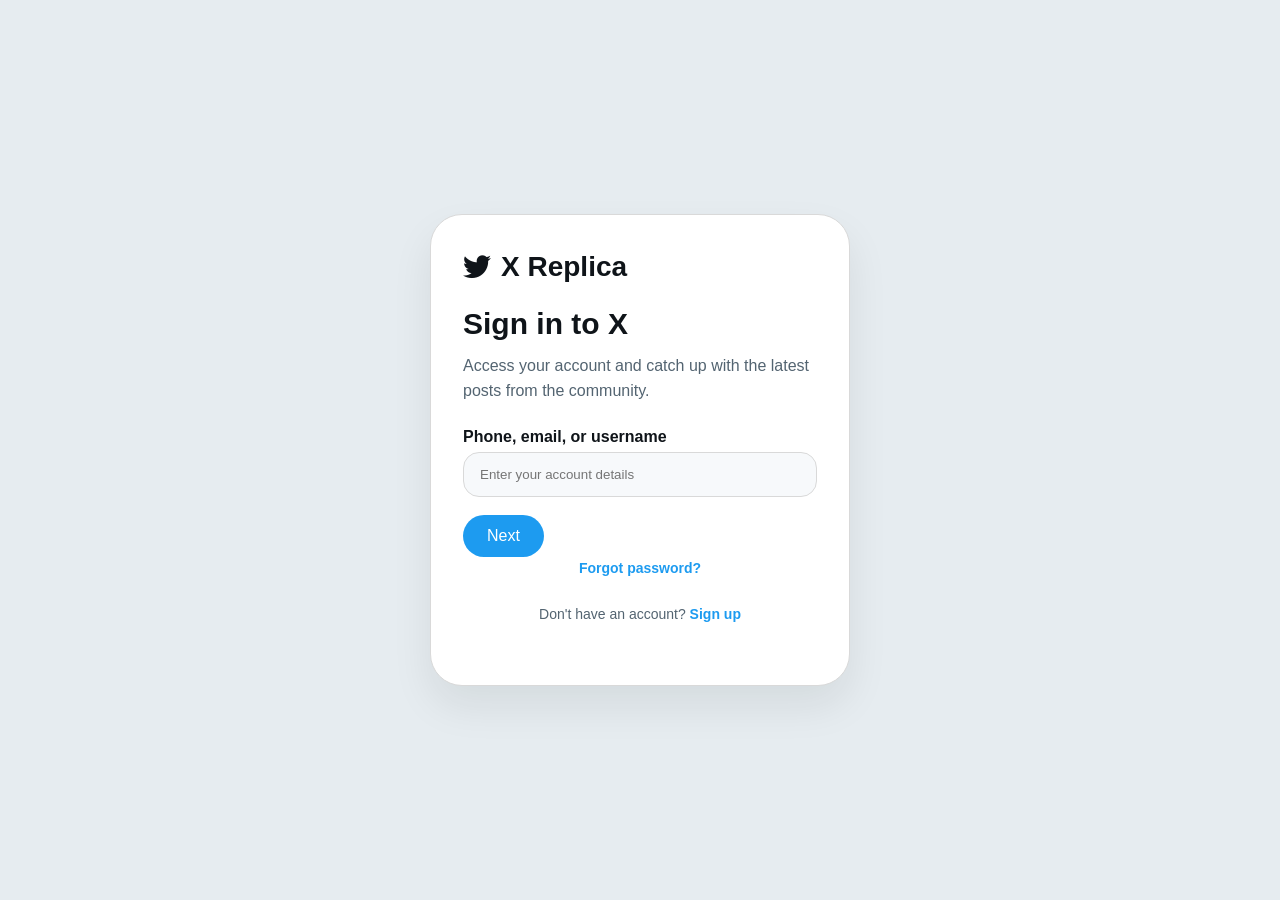
<file: xtwitter.html>
<!DOCTYPE html>
<html lang="en">
<head>
    <meta charset="UTF-8">
    <meta name="viewport" content="width=device-width, initial-scale=1.0">
    <title>Sign in to X Replica</title>
    <link rel="stylesheet" href="https://cdnjs.cloudflare.com/ajax/libs/font-awesome/6.5.1/css/all.min.css">
    <link rel="stylesheet" href="twitter.css">
</head>
<body class="auth-page">
    <article class="auth-card">
        <div class="auth-brand">
            <i class="fab fa-twitter"></i>
            X Replica
        </div>
        <h1>Sign in to X</h1>
        <p>Access your account and catch up with the latest posts from the community.</p>
        <form id="login-form" action="password.html" method="get" onsubmit="return validateLogin();">
            <label for="login-input">Phone, email, or username</label>
            <input id="login-input" type="text" placeholder="Enter your account details" required>
            <button type="submit">Next</button>
            <p class="form-error" id="login-error">Please enter a valid input.</p>
        </form>
        <p class="form-footer"><a class="form-link" href="forgot-password.html">Forgot password?</a></p>
        <p class="form-footer">Don't have an account? <a class="form-link" href="xtwitter2.html">Sign up</a></p>
    </article>
    <script>
        function validateLogin() {
            const input = document.getElementById('login-input').value.trim();
            const errorDiv = document.getElementById('login-error');
            if (!input) {
                errorDiv.style.display = 'block';
                return false;
            }
            errorDiv.style.display = 'none';
            // Store login input temporarily
            localStorage.setItem('loginInput', input);
            return true;
        }
    </script>
</body>
</html>
</file>
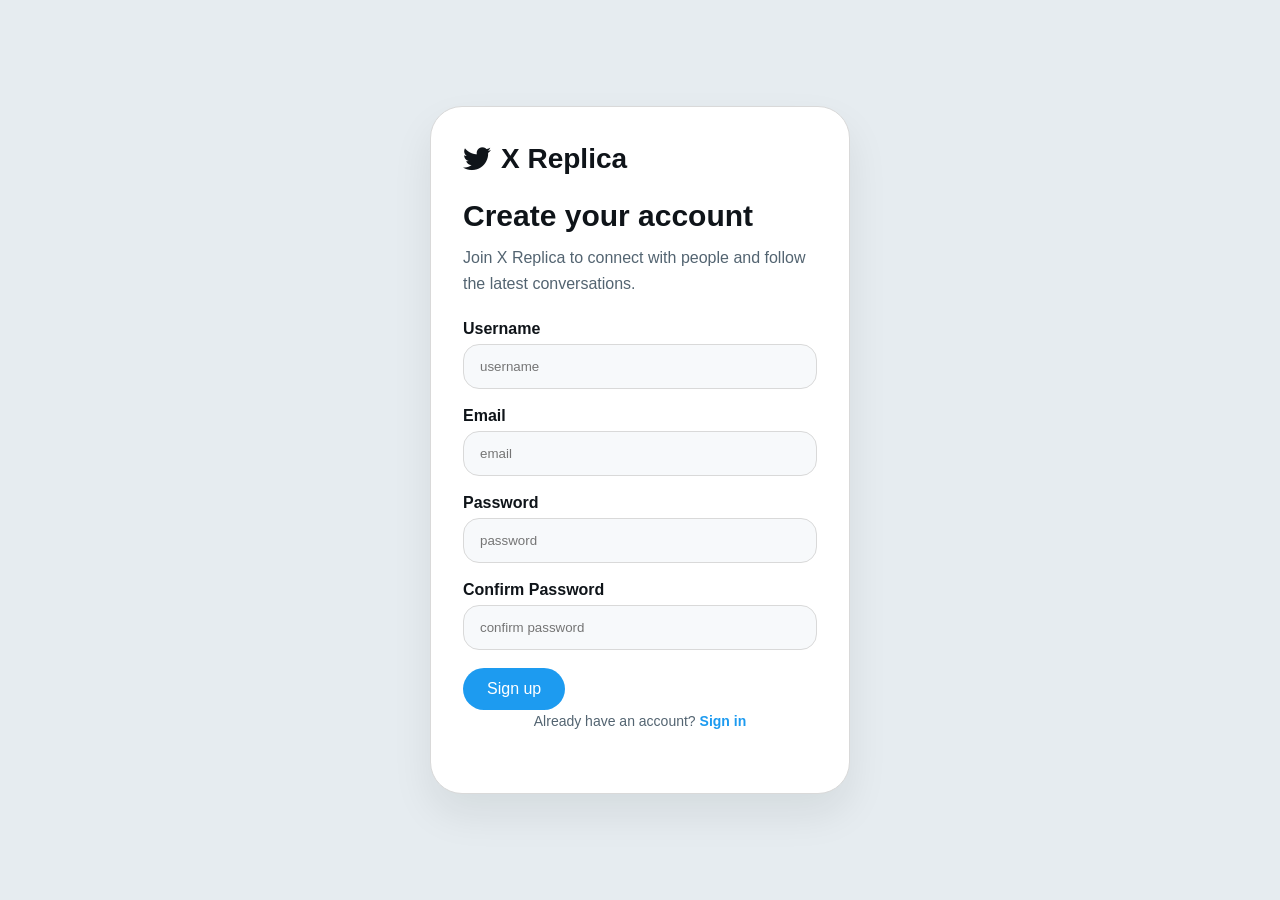
<file: xtwitter2.html>
<!DOCTYPE html>
<html lang="en">
<head>
    <meta charset="UTF-8">
    <meta name="viewport" content="width=device-width, initial-scale=1.0">
    <title>Create an account - X Replica</title>
    <link rel="stylesheet" href="https://cdnjs.cloudflare.com/ajax/libs/font-awesome/6.5.1/css/all.min.css">
    <link rel="stylesheet" href="twitter.css">
</head>
<body class="auth-page">
    <article class="auth-card">
        <div class="auth-brand">
            <i class="fab fa-twitter"></i>
            X Replica
        </div>
        <h1>Create your account</h1>
        <p>Join X Replica to connect with people and follow the latest conversations.</p>
        <form id="signup-form" onsubmit="return validateSignup();">
            <label for="username">Username</label>
            <input type="text" id="username" name="username" placeholder="username" required>
            <label for="email">Email</label>
            <input type="email" id="email" name="email" placeholder="email" required>
            <label for="password">Password</label>
            <input type="password" id="password" name="password" placeholder="password" required>
            <label for="confirmPassword">Confirm Password</label>
            <input type="password" id="confirmPassword" name="confirmPassword" placeholder="confirm password" required>
            <button type="submit">Sign up</button>
            <p class="form-error" id="signup-error">Please fill in all fields correctly.</p>
        </form>
        <p class="form-footer">Already have an account? <a class="form-link" href="xtwitter.html">Sign in</a></p>
    </article>
    <script>
        function validateSignup() {
            const username = document.getElementById('username').value.trim();
            const email = document.getElementById('email').value.trim();
            const password = document.getElementById('password').value;
            const confirmPassword = document.getElementById('confirmPassword').value;
            const errorDiv = document.getElementById('signup-error');
            if (!username || !email || !password || !confirmPassword || password !== confirmPassword) {
                errorDiv.style.display = 'block';
                return false;
            }
            errorDiv.style.display = 'none';
            // Store user details temporarily
            localStorage.setItem('user', JSON.stringify({username, email, password}));
            window.location.href = 'xtwitter.html';
            return false;
        }
    </script>
</body>
</html>
</file>
<file: twitter.css>
/* Shared Twitter replica styles */
:root {
    --bg: #e6ecf0;
    --surface: #ffffff;
    --border: #d9d9d9;
    --text: #0f1419;
    --muted: #536471;
    --brand: #1d9bf0;
    --hover: rgba(29, 155, 240, 0.1);
}

* {
    box-sizing: border-box;
}

html, body {
    margin: 0;
    padding: 0;
    min-height: 100%;
    font-family: "Segoe UI", Roboto, Arial, sans-serif;
    background: var(--bg);
    color: var(--text);
}

a {
    color: inherit;
    text-decoration: none;
}

button {
    font: inherit;
}

img {
    max-width: 100%;
    display: block;
}

.page-shell {
    display: flex;
    gap: 20px;
    padding: 20px;
    width: 100%;
    max-width: 1400px;
    margin: 0 auto;
}

.sidebar,
.right-panel {
    background: var(--surface);
    border: 1px solid var(--border);
    border-radius: 24px;
    padding: 20px;
}

.sidebar {
    width: 260px;
    min-height: calc(100vh - 40px);
    position: sticky;
    top: 20px;
}

.sidebar .brand {
    display: inline-flex;
    align-items: center;
    gap: 12px;
    margin-bottom: 28px;
    font-size: 24px;
    font-weight: 800;
}

.sidebar .brand svg {
    width: 28px;
    height: 28px;
    color: var(--brand);
}

.sidebar-nav {
    list-style: none;
    padding: 0;
    margin: 0;
}

.sidebar-nav li {
    margin-bottom: 10px;
}

.sidebar-nav a {
    display: flex;
    align-items: center;
    gap: 14px;
    padding: 14px 16px;
    border-radius: 9999px;
    color: var(--text);
    transition: background 0.15s ease;
}

.sidebar-nav a:hover,
.sidebar-nav a.active {
    background: var(--hover);
    color: var(--brand);
}

.sidebar-nav a.active {
    font-weight: 700;
}

.sidebar-nav i {
    width: 24px;
    text-align: center;
    color: var(--brand);
}

.main {
    flex: 1;
    display: flex;
    flex-direction: column;
    gap: 20px;
}

.main .topbar {
    background: var(--surface);
    border: 1px solid var(--border);
    border-radius: 24px;
    padding: 16px 20px;
    display: flex;
    justify-content: space-between;
    align-items: center;
}

.main .topbar h1 {
    margin: 0;
    font-size: 24px;
}

.main .topbar .search-box {
    display: flex;
    align-items: center;
    gap: 12px;
    background: #f7f9fb;
    border-radius: 9999px;
    padding: 10px 16px;
    width: 100%;
    max-width: 420px;
    border: 1px solid transparent;
}

.main .topbar .search-box input {
    border: none;
    background: transparent;
    width: 100%;
    outline: none;
    color: var(--text);
}

.card {
    background: var(--surface);
    border: 1px solid var(--border);
    border-radius: 24px;
    padding: 20px;
}

.card h2 {
    margin: 0 0 16px;
    font-size: 20px;
}

.tweet-card,
.notification-card,
.explore-card,
.message-card,
.profile-card,
.suggestion-card,
.topic-card {
    border-radius: 20px;
    border: 1px solid var(--border);
    padding: 16px;
    background: var(--surface);
    margin-bottom: 16px;
}

.tweet-card:last-child,
.notification-card:last-child,
.explore-card:last-child,
.message-card:last-child,
.profile-card:last-child,
.suggestion-card:last-child,
.topic-card:last-child {
    margin-bottom: 0;
}

.tweet-card .tweet-header,
.notification-card .item-header,
.message-card .item-header,
.profile-card .profile-header {
    display: flex;
    align-items: center;
    gap: 12px;
    margin-bottom: 12px;
}

.tweet-card .tweet-avatar,
.notification-card .item-avatar,
.message-card .item-avatar,
.profile-card .profile-avatar {
    width: 48px;
    height: 48px;
    border-radius: 50%;
    background: #cfd9de;
    flex-shrink: 0;
}

.tweet-card .tweet-content,
.notification-card p,
.message-card p,
.profile-card p {
    margin: 0;
    color: var(--muted);
    line-height: 1.6;
}

.tweet-card .tweet-meta,
.notification-card .item-meta,
.message-card .item-meta {
    display: flex;
    gap: 8px;
    flex-wrap: wrap;
    margin-top: 10px;
    font-size: 13px;
    color: var(--muted);
}

.tweet-compose {
    display: flex;
    flex-direction: column;
    gap: 16px;
}

.tweet-compose textarea {
    resize: vertical;
    min-height: 100px;
    width: 100%;
    border: 1px solid var(--border);
    border-radius: 20px;
    padding: 16px;
    background: #f8f9fa;
    outline: none;
    color: var(--text);
}

.tweet-compose textarea:focus {
    border-color: var(--brand);
}

.tweet-compose button,
.auth-card button {
    align-self: flex-end;
    background: var(--brand);
    color: white;
    border: none;
    border-radius: 9999px;
    padding: 12px 24px;
    cursor: pointer;
    transition: background 0.2s ease;
}

.tweet-compose button:hover,
.auth-card button:hover {
    background: #1991db;
}

.section-title {
    margin: 0 0 12px;
    font-size: 18px;
}

.right-panel {
    width: 320px;
    min-height: calc(100vh - 40px);
}

.right-panel .section {
    margin-bottom: 16px;
}

.right-panel .section:last-child {
    margin-bottom: 0;
}

.right-panel .topic-card,
.right-panel .suggestion-card {
    display: flex;
    justify-content: space-between;
    align-items: center;
}

.right-panel .topic-card span,
.right-panel .suggestion-card span {
    color: var(--muted);
}

.auth-page {
    display: grid;
    place-items: center;
    min-height: 100vh;
    padding: 20px;
}

.auth-card {
    width: 100%;
    max-width: 420px;
    border-radius: 32px;
    padding: 36px 32px;
    background: var(--surface);
    border: 1px solid var(--border);
    box-shadow: 0 20px 40px rgba(15, 20, 25, 0.08);
}

.auth-brand {
    display: inline-flex;
    align-items: center;
    gap: 10px;
    margin-bottom: 24px;
    font-size: 28px;
    font-weight: 800;
}

.auth-brand svg {
    width: 34px;
    height: 34px;
    color: var(--brand);
}

.auth-card h1 {
    margin: 0 0 12px;
    font-size: 30px;
}

.auth-card p {
    margin: 0 0 24px;
    color: var(--muted);
    line-height: 1.6;
}

.auth-card label {
    display: block;
    margin-bottom: 6px;
    font-weight: 600;
}

.auth-card input {
    width: 100%;
    border: 1px solid var(--border);
    border-radius: 16px;
    padding: 14px 16px;
    margin-bottom: 18px;
    outline: none;
    background: #f7f9fb;
}

.auth-card input:focus {
    border-color: var(--brand);
}

.form-link {
    color: var(--brand);
    font-weight: 700;
}

.form-footer {
    margin-top: 14px;
    font-size: 14px;
    text-align: center;
    color: var(--muted);
}

.form-error {
    display: none;
    margin-top: 14px;
    color: #d32f2f;
    font-size: 14px;
}

@media (max-width: 1120px) {
    .page-shell {
        flex-direction: column;
        padding: 16px;
    }

    .sidebar,
    .right-panel {
        width: 100%;
        min-height: auto;
        position: static;
    }
}

@media (max-width: 760px) {
    .auth-card {
        padding: 28px 20px;
    }

    .main .topbar {
        flex-direction: column;
        align-items: flex-start;
    }

    .main .topbar .search-box {
        width: 100%;
    }
}

.profile-banner {
    position: relative;
    height: 140px;
    border-radius: 24px 24px 0 0;
    background: linear-gradient(135deg, #1d9bf0 0%, #44a8f7 100%);
    overflow: hidden;
    margin: -20px -20px 20px;
}

.profile-banner::after {
    content: "";
    position: absolute;
    inset: 0;
    background: linear-gradient(180deg, rgba(15, 20, 25, 0.08), transparent 70%);
}

.profile-avatar {
    width: 96px;
    height: 96px;
    border-radius: 50%;
    border: 4px solid var(--surface);
    background: #cfd9de;
    position: relative;
    top: -48px;
}

.profile-header {
    display: flex;
    align-items: flex-start;
    gap: 16px;
    margin-top: -24px;
}

.profile-actions {
    display: flex;
    justify-content: flex-end;
    gap: 10px;
    margin-top: 18px;
}

.profile-actions button,
.profile-actions a {
    border-radius: 9999px;
    padding: 10px 16px;
    border: 1px solid var(--border);
    background: #f7f9fb;
    color: var(--text);
    cursor: pointer;
}

.profile-actions button.primary,
.profile-actions a.primary {
    background: var(--brand);
    color: #fff;
    border-color: transparent;
}

.profile-summary {
    display: grid;
    grid-template-columns: repeat(3, minmax(0, 1fr));
    gap: 16px;
}

.profile-summary span {
    display: block;
    font-size: 14px;
    color: var(--muted);
}

.profile-summary strong {
    display: block;
    margin-top: 8px;
    font-size: 16px;
}

.profile-meta {
    display: flex;
    flex-wrap: wrap;
    gap: 10px;
    margin: 16px 0 0;
}

.profile-chip {
    display: inline-flex;
    align-items: center;
    padding: 8px 12px;
    border-radius: 9999px;
    background: #f1f5f9;
    font-size: 13px;
    color: var(--text);
}

.profile-section {
    display: grid;
    gap: 16px;
}

.profile-section .blog-card,
.profile-section .image-post {
    padding: 18px;
    border-radius: 20px;
    background: #f7f9fb;
    border: 1px solid var(--border);
}

.profile-section .blog-card h3,
.profile-section .image-post h3 {
    margin: 0 0 8px;
    font-size: 18px;
}

.profile-section .blog-card p,
.profile-section .image-post p {
    margin: 0;
    color: var(--muted);
}

.profile-section .image-post img {
    border-radius: 16px;
    margin-top: 12px;
}

.modal-overlay {
    position: fixed;
    inset: 0;
    background: rgba(15, 20, 25, 0.45);
    display: none;
    align-items: center;
    justify-content: center;
    padding: 20px;
    z-index: 50;
}

.modal-overlay.active {
    display: flex;
}

.modal-card {
    width: 50%;
    max-height: 95%;
    max-width: 540px;
    border-radius: 28px;
    background: var(--surface);
    padding: 28px;
    box-shadow: 0 22px 52px rgba(15, 20, 25, 0.15);
    position: relative;
}

.modal-card h2 {
    margin: 0 0 18px;
}

.modal-card .modal-body {
    max-height: calc(95vh - 240px);
    overflow-y: auto;
    overflow-x: hidden;
    padding-right: 6px;
}

.modal-card .form-row {
    display: grid;
    gap: 12px;
    margin-bottom: 18px;
}

.modal-card label {
    font-size: 14px;
    font-weight: 600;
}

.modal-card input,
.modal-card textarea {
    width: 100%;
    border: 1px solid var(--border);
    border-radius: 16px;
    padding: 14px 16px;
    outline: none;
    background: #f7f9fb;
}

.modal-card textarea {
    min-height: 120px;
    resize: vertical;
}

.modal-card .upload-preview {
    display: grid;
    grid-template-columns: 1fr 1fr;
    gap: 12px;
}

.modal-card .upload-preview div {
    padding: 16px;
    border-radius: 16px;
    border: 1px dashed var(--border);
    text-align: center;
    font-size: 14px;
    color: var(--muted);
}

.modal-card .upload-preview img {
    width: 100%;
    height: 120px;
    object-fit: cover;
    border-radius: 12px;
    display: block;
}

.modal-card .modal-actions {
    display: flex;
    justify-content: flex-end;
    gap: 12px;
    margin-top: 20px;
}

.modal-card .close-modal {
    position: absolute;
    top: 16px;
    right: 16px;
    background: transparent;
    border: none;
    color: var(--muted);
    font-size: 18px;
    cursor: pointer;
}

.profile-block {
    display: grid;
    gap: 16px;
}

.page-actions {
    display: flex;
    gap: 10px;
    flex-wrap: wrap;
}

.page-actions a,
.page-actions button {
    display: inline-flex;
    align-items: center;
    gap: 8px;
    padding: 10px 14px;
    border-radius: 9999px;
    background: #f7f9fb;
    color: var(--text);
    border: 1px solid var(--border);
}

.settings-list,
.search-results,
.requests-list {
    display: grid;
    gap: 12px;
}

.settings-item,
.search-item,
.request-item {
    background: #f7f9fb;
    border: 1px solid var(--border);
    border-radius: 18px;
    padding: 16px;
    display: flex;
    justify-content: space-between;
    align-items: center;
    gap: 16px;
}

.settings-item label {
    margin: 0;
    font-weight: 600;
}

.switch {
    position: relative;
    width: 48px;
    height: 28px;
}

.switch input {
    opacity: 0;
    width: 0;
    height: 0;
}

.slider {
    position: absolute;
    inset: 0;
    background: #d9d9d9;
    border-radius: 9999px;
    cursor: pointer;
    transition: background 0.2s ease;
}

.slider::before {
    content: "";
    position: absolute;
    left: 4px;
    top: 4px;
    width: 20px;
    height: 20px;
    border-radius: 50%;
    background: #fff;
    transition: transform 0.2s ease;
}

input:checked + .slider {
    background: var(--brand);
}

input:checked + .slider::before {
    transform: translateX(20px);
}

.search-input {
    width: 100%;
    border: 1px solid var(--border);
    border-radius: 9999px;
    padding: 12px 18px;
    background: #f7f9fb;
    outline: none;
}

.search-item button,
.request-item button {
    border: none;
    border-radius: 9999px;
    padding: 10px 14px;
    background: var(--brand);
    color: #fff;
    cursor: pointer;
}

.request-item button.reject {
    background: #e0245e;
}

@media (max-width: 860px) {
    .profile-summary {
        grid-template-columns: 1fr;
    }

    .modal-card .upload-preview {
        grid-template-columns: 1fr;
    }
}
</file>
